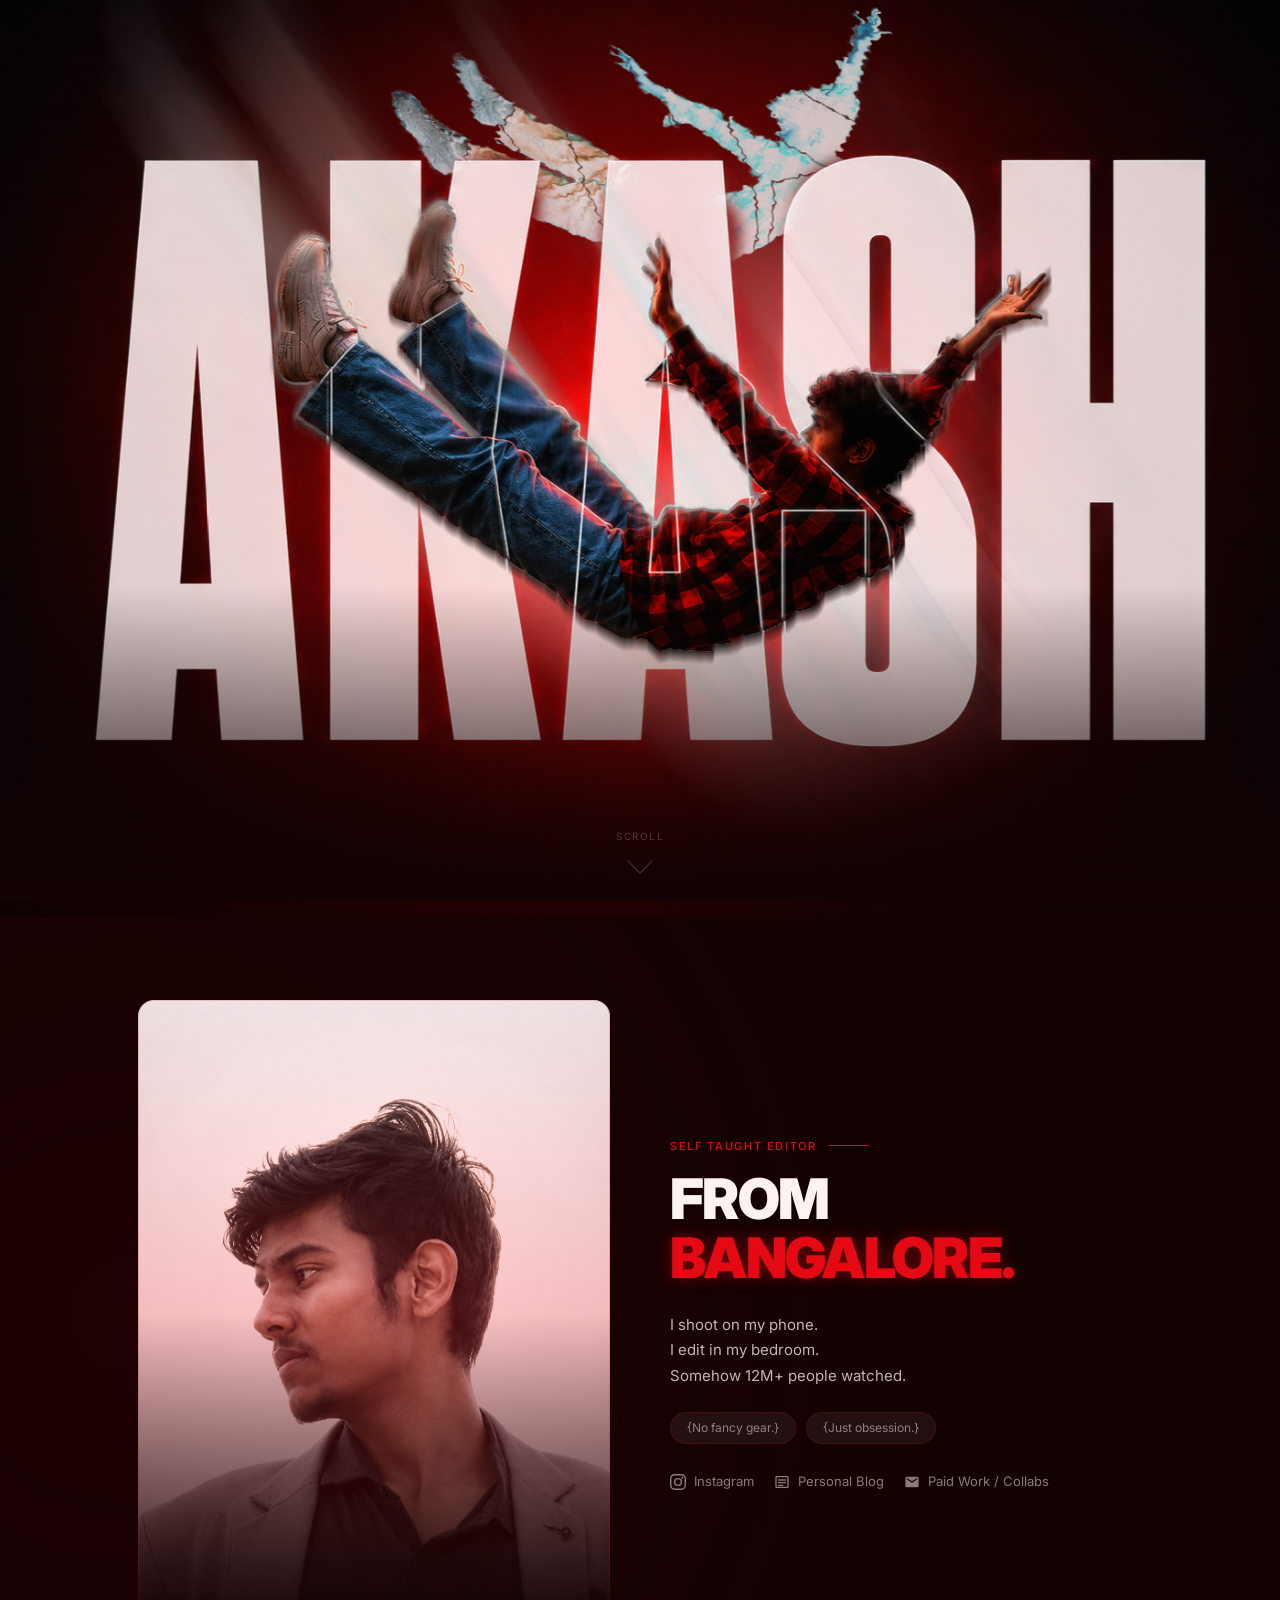
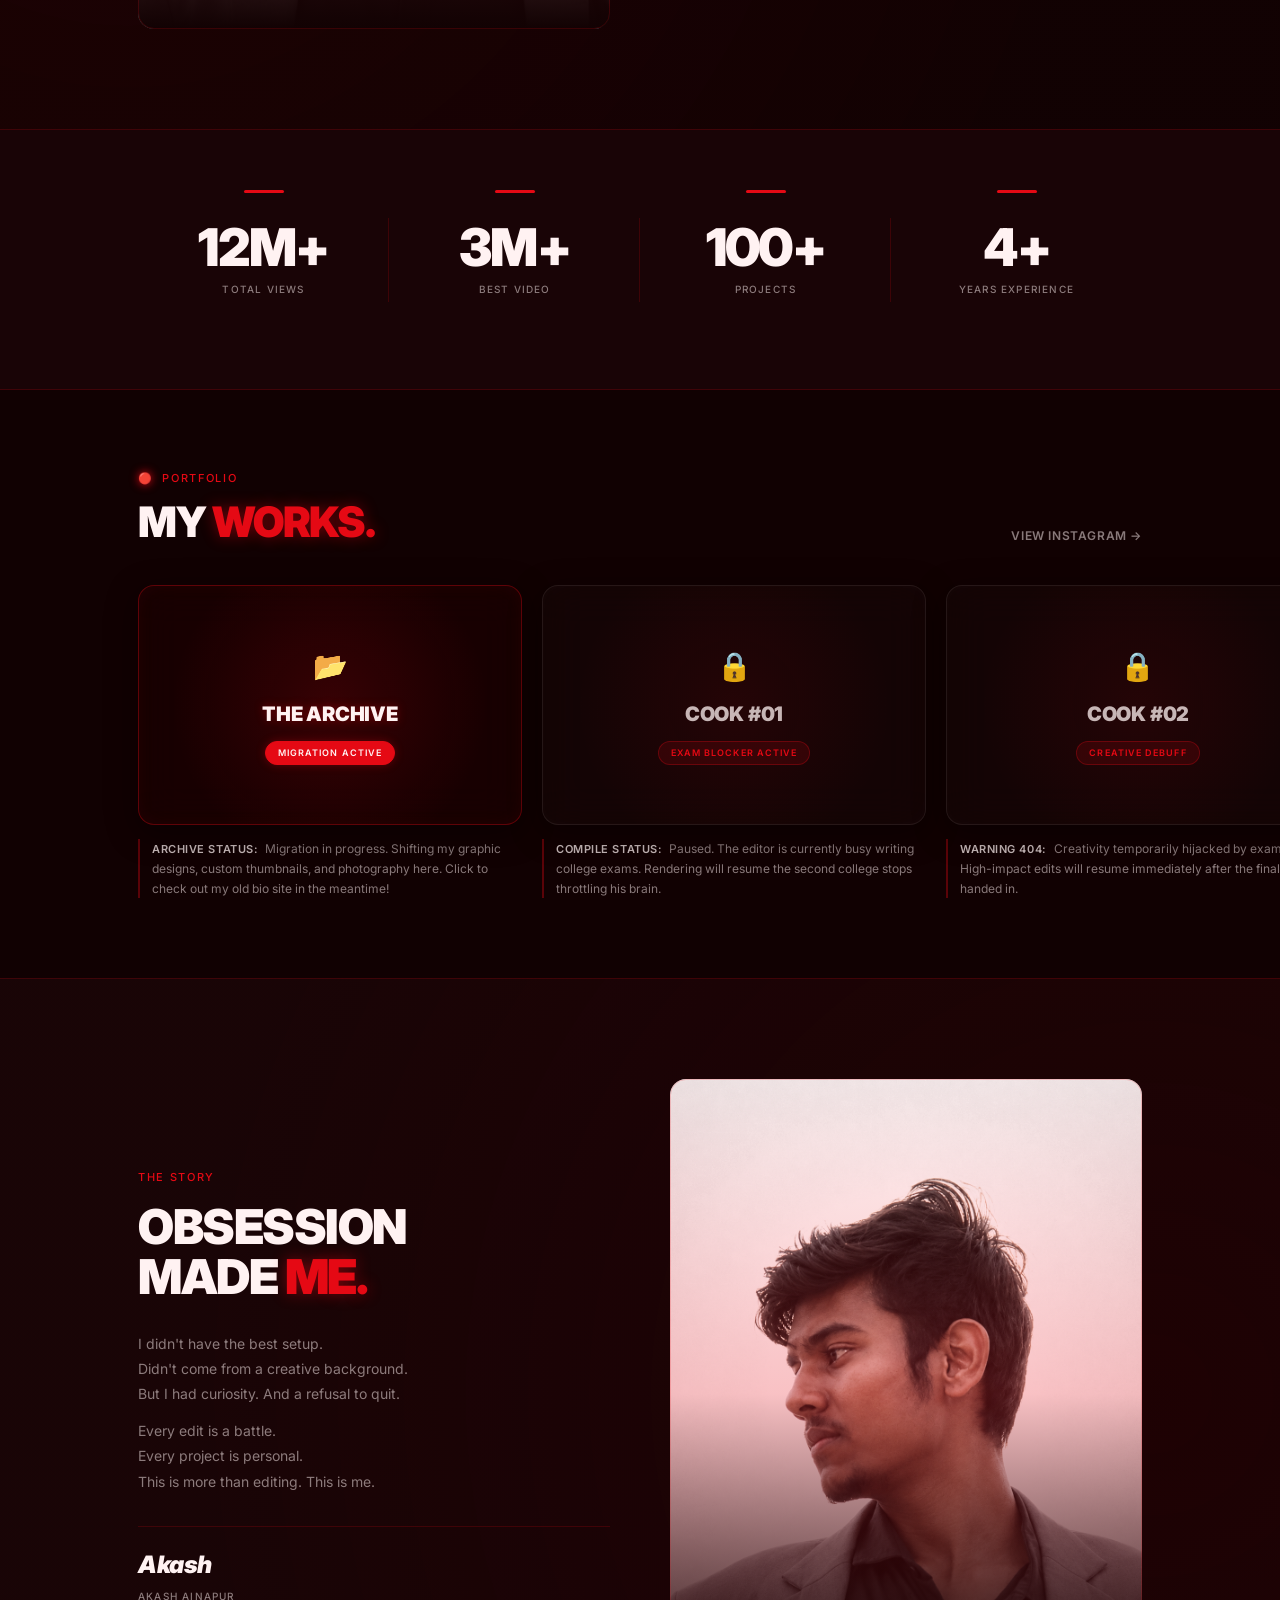
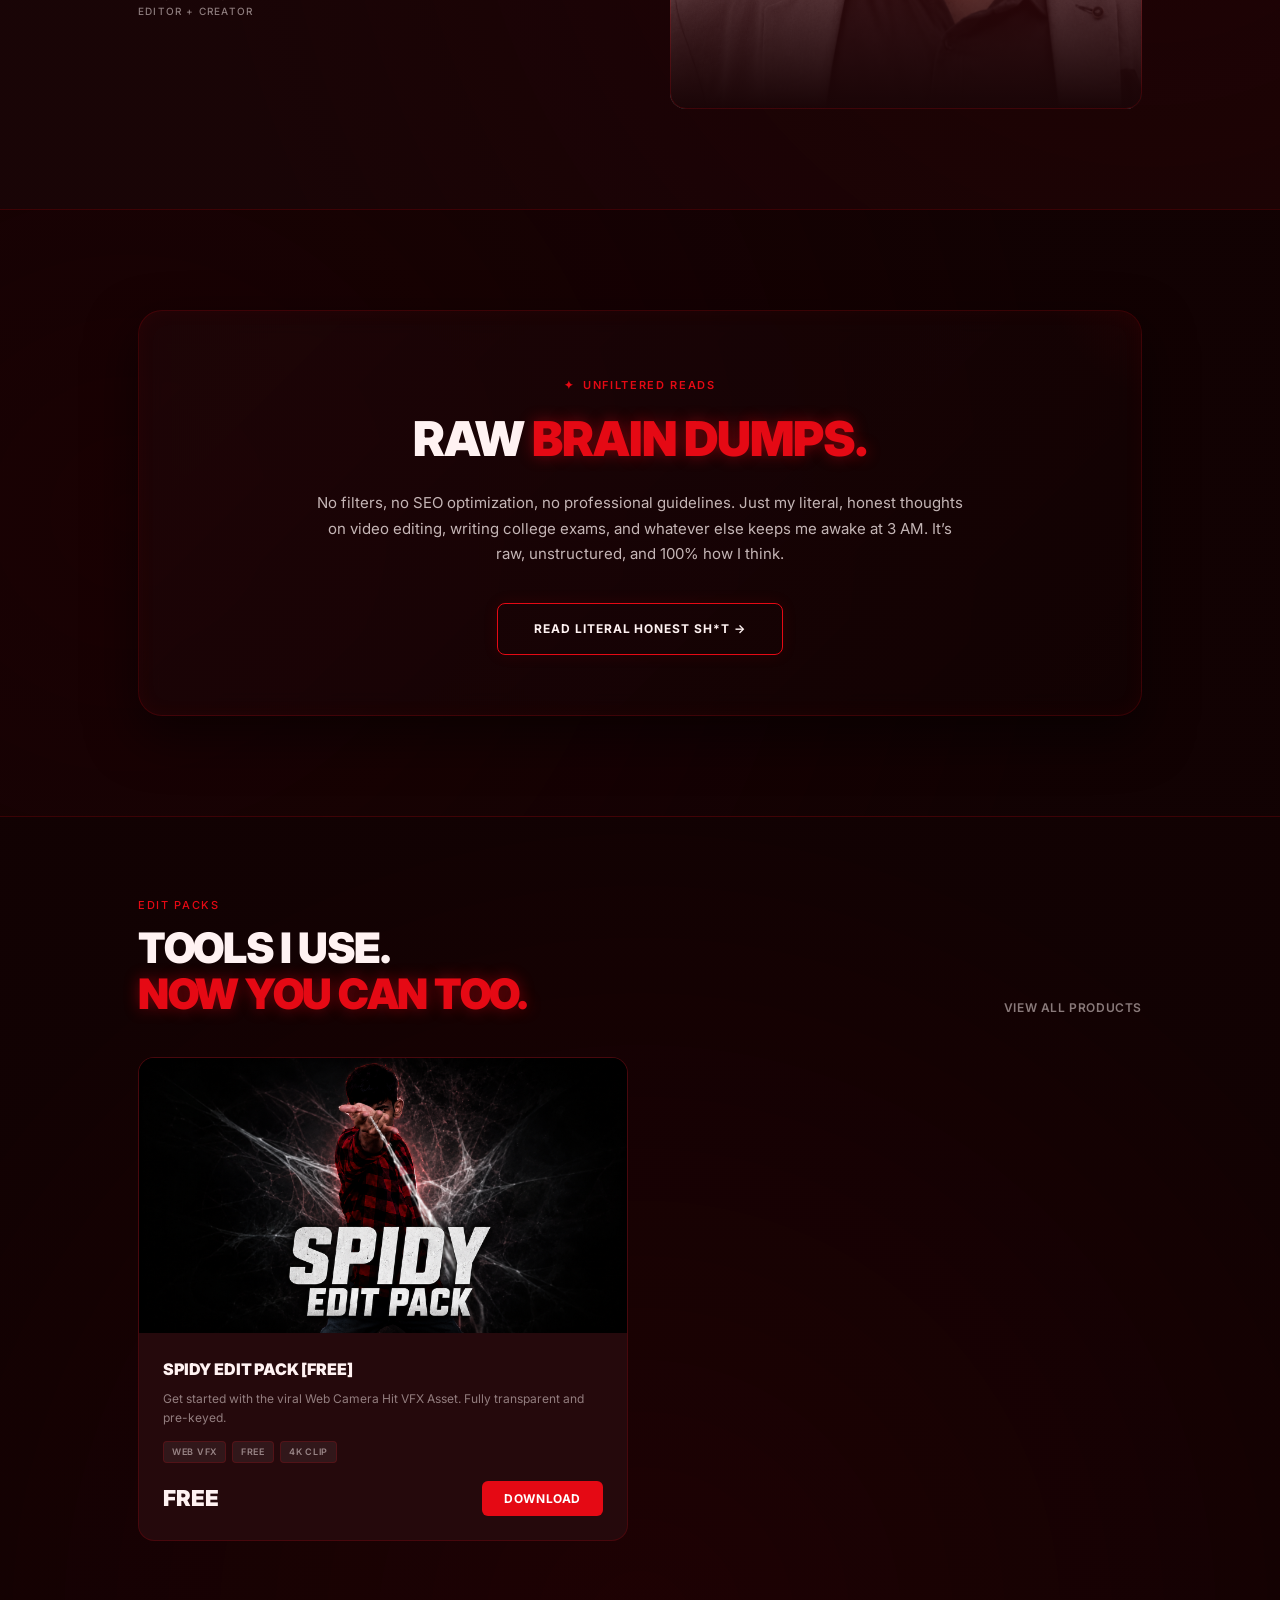
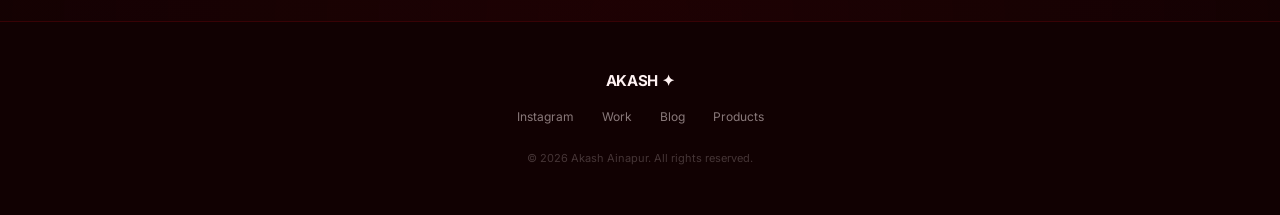
<file: index_v3_fixed.html>
<!DOCTYPE html>
<html lang="en">
<head>
  <meta charset="UTF-8">
  <meta name="viewport" content="width=device-width, initial-scale=1.0">
  <title>Akash — Editor & VFX Creator from Bangalore</title>
  <meta name="description" content="Self-taught video editor and VFX creator from Bangalore. 12M+ views. Get the Spidy Edit Pack and Raven Edit Pack.">
  <meta property="og:title" content="Akash — Editor & VFX Creator">
  <meta property="og:description" content="Get the assets behind the viral reels. VFX clips, SFX, and Prompt Guides.">
  <meta property="og:type" content="website">
  <meta property="og:image" content="assets/spidy-pack-hero.png">
  <link rel="preconnect" href="https://fonts.googleapis.com">
  <link rel="preconnect" href="https://fonts.gstatic.com" crossorigin>
  <link href="https://fonts.googleapis.com/css2?family=Inter:wght@400;500;700;900&family=Bebas+Neue&display=swap" rel="stylesheet">
  <link rel="stylesheet" href="style.css">
  <link rel="icon" href="data:image/svg+xml,<svg xmlns=%22http://www.w3.org/2000/svg%22 viewBox=%220 0 100 100%22><text y=%22.9em%22 font-size=%2290%22>✦</text></svg>">
</head>
<body>

  <!-- Page Loader -->
  <div class="page-loader" id="pageLoader">
    <div class="page-loader__text">AKASH</div>
  </div>

  <!-- ===== HERO ===== -->
  <section class="hero" id="hero">
    <div class="hero__bg"></div>
    <div class="hero__grain"></div>
    <div class="hero__overlay"></div>
    <div class="hero__mobile"></div>
    <div class="hero__scroll">
      <span>Scroll</span>
      <div class="hero__scroll-arrow"></div>
    </div>
  </section>

  <!-- ===== INTRO ===== -->
  <section class="intro" id="about">
    <div class="container">
      <div class="intro__inner reveal">
        <div class="intro__photo">
          <img src="assets/headshot.png" alt="Akash Ainapur" loading="lazy">
        </div>
        <div class="intro__content">
          <div class="intro__label">SELF TAUGHT EDITOR</div>
          <h1 class="intro__heading">FROM<br><span class="red">BANGALORE.</span></h1>
          <p class="intro__bio">I shoot on my phone.<br>I edit in my bedroom.<br>Somehow 12M+ people watched.</p>
          <div class="intro__tags">
            <span class="intro__tag">{No fancy gear.}</span>
            <span class="intro__tag">{Just obsession.}</span>
          </div>
          <div class="intro__socials">
            <a href="https://instagram.com/theakashainapur" target="_blank" rel="noopener" class="intro__social" id="introInsta">
              <svg viewBox="0 0 24 24" fill="currentColor"><path d="M12 2.163c3.204 0 3.584.012 4.85.07 3.252.148 4.771 1.691 4.919 4.919.058 1.265.069 1.645.069 4.849 0 3.205-.012 3.584-.069 4.849-.149 3.225-1.664 4.771-4.919 4.919-1.266.058-1.644.07-4.85.07-3.204 0-3.584-.012-4.849-.07-3.26-.149-4.771-1.699-4.919-4.92-.058-1.265-.07-1.644-.07-4.849 0-3.204.013-3.583.07-4.849.149-3.227 1.664-4.771 4.919-4.919 1.266-.057 1.645-.069 4.849-.069zM12 0C8.741 0 8.333.014 7.053.072 2.695.272.273 2.69.073 7.052.014 8.333 0 8.741 0 12c0 3.259.014 3.668.072 4.948.2 4.358 2.618 6.78 6.98 6.98C8.333 23.986 8.741 24 12 24c3.259 0 3.668-.014 4.948-.072 4.354-.2 6.782-2.618 6.979-6.98.059-1.28.073-1.689.073-4.948 0-3.259-.014-3.667-.072-4.947-.196-4.354-2.617-6.78-6.979-6.98C15.668.014 15.259 0 12 0zm0 5.838a6.162 6.162 0 100 12.324 6.162 6.162 0 000-12.324zM12 16a4 4 0 110-8 4 4 0 010 8zm6.406-11.845a1.44 1.44 0 100 2.881 1.44 1.44 0 000-2.881z"/></svg>
              Instagram
            </a>
            <a href="https://akashainapur.blogspot.com/" target="_blank" rel="noopener" class="intro__social" id="introBlog">
              <svg viewBox="0 0 24 24" fill="currentColor"><path d="M4 3h16c1.1 0 2 .9 2 2v14c0 1.1-.9 2-2 2H4c-1.1 0-2-.9-2-2V5c0-1.1.9-2 2-2zm0 2v14h16V5H4zm2 3h12v2H6V8zm0 4h12v2H6v-2zm0 4h8v2H6v-2z"/></svg>
              Personal Blog
            </a>
            <a href="mailto:akashainapur4548@gmail.com" class="intro__social" id="introEmail">
              <svg viewBox="0 0 24 24" fill="currentColor"><path d="M20 4H4c-1.1 0-1.99.9-1.99 2L2 18c0 1.1.9 2 2 2h16c1.1 0 2-.9 2-2V6c0-1.1-.9-2-2-2zm0 4l-8 5-8-5V6l8 5 8-5v2z"/></svg>
              Paid Work / Collabs
            </a>
          </div>
        </div>
      </div>
    </div>
  </section>

  <!-- ===== STATS ===== -->
  <section class="stats" id="stats">
    <div class="container">
      <div class="stats__grid reveal">
        <div class="stat">
          <div class="stat__number">12M+</div>
          <div class="stat__label">Total Views</div>
        </div>
        <div class="stat">
          <div class="stat__number">3M+</div>
          <div class="stat__label">Best Video</div>
        </div>
        <div class="stat">
          <div class="stat__number">100+</div>
          <div class="stat__label">Projects</div>
        </div>
        <div class="stat">
          <div class="stat__number">4+</div>
          <div class="stat__label">Years Experience</div>
        </div>
      </div>
    </div>
  </section>

  <!-- ===== PORTFOLIO / RECENT WORK ===== -->
  <section class="work" id="work">
    <div class="container">
      <div class="work__header reveal">
        <div>
          <div class="work__label"><span class="work-pulse-dot">🔴</span> PORTFOLIO</div>
          <h2 class="work__heading">MY <span class="red">WORKS.</span></h2>
        </div>
        <a href="https://instagram.com/theakashainapur" target="_blank" rel="noopener" class="work__link" id="workLink">VIEW INSTAGRAM →</a>
      </div>
      
      <!-- Blurred / Locked Portfolio Cards -->
      <div class="work__grid">
        <!-- Card 1 Wrapper (Active Archive Link - The Bio Site) -->
        <a href="https://bio.site/akashainapur" target="_blank" rel="noopener" class="work__grid-item reveal" id="workCard1" style="display: block; text-decoration: none;">
          <div class="work-card work-card--archive">
            <div class="work-card__locked-content">
              <div class="work-card__locked-icon">📂</div>
              <div class="work-card__locked-title">THE ARCHIVE</div>
              <div class="work-card__locked-status">MIGRATION ACTIVE</div>
            </div>
          </div>
          <p class="work-card__caption">
            <strong>Archive status:</strong> Migration in progress. Shifting my graphic designs, custom thumbnails, and photography here. Click to check out my old bio site in the meantime!
          </p>
        </a>

        <!-- Card 2 Wrapper (Cook #01) -->
        <div class="work__grid-item reveal" id="workCard2">
          <div class="work-card work-card--locked">
            <div class="work-card__locked-content">
              <div class="work-card__locked-icon">🔒</div>
              <div class="work-card__locked-title">COOK #01</div>
              <div class="work-card__locked-status">EXAM BLOCKER ACTIVE</div>
            </div>
          </div>
          <p class="work-card__caption">
            <strong>Compile status:</strong> Paused. The editor is currently busy writing college exams. Rendering will resume the second college stops throttling his brain.
          </p>
        </div>

        <!-- Card 3 Wrapper (Cook #02) -->
        <div class="work__grid-item reveal" id="workCard3">
          <div class="work-card work-card--locked">
            <div class="work-card__locked-content">
              <div class="work-card__locked-icon">🔒</div>
              <div class="work-card__locked-title">COOK #02</div>
              <div class="work-card__locked-status">CREATIVE DEBUFF</div>
            </div>
          </div>
          <p class="work-card__caption">
            <strong>Warning 404:</strong> Creativity temporarily hijacked by exam prep. High-impact edits will resume immediately after the final paper is handed in.
          </p>
        </div>
      </div>
    </div>
  </section>

  <!-- ===== STORY ===== -->
  <section class="story" id="story">
    <div class="container">
      <div class="story__inner reveal">
        <div class="story__content">
          <div class="story__label">The Story</div>
          <h2 class="story__heading">OBSESSION<br>MADE <span class="red">ME.</span></h2>
          <div class="story__bio">
            <p>I didn't have the best setup.<br>Didn't come from a creative background.<br>But I had curiosity. And a refusal to quit.</p>
            <p>Every edit is a battle.<br>Every project is personal.<br>This is more than editing. This is me.</p>
          </div>
          <div class="story__signature">
            <div class="story__sig-name">Akash</div>
            <div class="story__sig-title">AKASH AINAPUR<br>EDITOR + CREATOR</div>
          </div>
        </div>
        <div class="story__photo">
          <img src="assets/headshot.png" alt="Akash Ainapur" loading="lazy">
        </div>
      </div>
    </div>
  </section>

  <!-- ===== THE BLOG (RAW BRAIN DUMP) ===== -->
  <section class="blog" id="blog">
    <div class="container">
      <div class="blog__inner reveal">
        <div class="blog__content">
          <div class="blog__label"><span class="blog-terminal-cursor">✦</span> UNFILTERED READS</div>
          <h2 class="blog__heading">RAW <span class="red">BRAIN DUMPS.</span></h2>
          <p class="blog__desc">
            No filters, no SEO optimization, no professional guidelines. Just my literal, honest thoughts on video editing, writing college exams, and whatever else keeps me awake at 3 AM. It’s raw, unstructured, and 100% how I think.
          </p>
          <a href="https://akashainapur.blogspot.com/" target="_blank" rel="noopener" class="btn-blog" id="btnBlog">
            READ LITERAL HONEST SH*T →
          </a>
        </div>
      </div>
    </div>
  </section>

  <!-- ===== EDIT PACKS ===== -->
  <section class="packs" id="products">
    <div class="container">
      <div class="packs__header reveal">
        <div>
          <div class="packs__label">Edit Packs</div>
          <h2 class="packs__heading">TOOLS I USE.<br><span class="red">NOW YOU CAN TOO.</span></h2>
        </div>
        <a href="#products" class="packs__link" id="packsLink">VIEW ALL PRODUCTS</a>
      </div>
      <div class="packs__grid">
        <!-- Spidy Pack [Free] -->
        <div class="pack-card reveal" id="packSpidyFree">
          <div class="pack-card__img">
            <img src="assets/new%20for%20first%20one.png" alt="Spidy Edit Pack (Free)" loading="lazy">
          </div>
          <div class="pack-card__body">
            <div>
              <div class="pack-card__name">SPIDY EDIT PACK [FREE]</div>
              <p class="pack-card__desc">Get started with the viral Web Camera Hit VFX Asset. Fully transparent and pre-keyed.</p>
              <div class="pack-card__features">
                <span class="pack-card__feat">WEB VFX</span>
                <span class="pack-card__feat">FREE</span>
                <span class="pack-card__feat">4K CLIP</span>
              </div>
            </div>
            <div class="pack-card__footer">
              <div class="pack-card__price">FREE</div>
              <button class="btn-buy" id="btnBuySpidy" onclick="openModal()">DOWNLOAD</button>
            </div>
          </div>
        </div>

        <!-- Spidy Pack [Paid] -->
        <div class="pack-card reveal" id="packSpidyPaid">
          <div class="pack-card__img">
            <img src="assets/fullpackthumbnail.png" alt="Spidy Edit Pack (Paid)" loading="lazy">
          </div>
          <div class="pack-card__body">
            <div>
              <div class="pack-card__name">SPIDY EDIT PACK [FULL]</div>
              <p class="pack-card__desc">The complete premium editing toolkit. Includes all VFX overlays, 3D assets, high-impact SFX, and Premiere project templates.</p>
              <div class="pack-card__features">
                <span class="pack-card__feat">VFX CLIPS</span>
                <span class="pack-card__feat">OVERLAYS</span>
                <span class="pack-card__feat">SFX</span>
                <span class="pack-card__feat">PROJECT FILES</span>
              </div>
            </div>
            <div class="pack-card__footer">
              <div class="pack-card__price"><span>₹</span>99</div>
              <button class="btn-buy" id="btnBuySpidyPaid" onclick="handleBuyNow()">BUY NOW</button>
            </div>
          </div>
        </div>
      </div>
    </div>
  </section>

  <!-- ===== FOOTER ===== -->
  <footer class="footer" id="footer">
    <div class="footer__logo">AKASH ✦</div>
    <nav class="footer__links">
      <a href="https://instagram.com/theakashainapur" target="_blank" rel="noopener" class="footer__link" id="footerInsta">Instagram</a>
      <a href="#work" class="footer__link" id="footerWork">Work</a>
      <a href="#blog" class="footer__link" id="footerBlog">Blog</a>
      <a href="#products" class="footer__link" id="footerProducts">Products</a>
    </nav>
    <div class="footer__copy">© 2026 Akash Ainapur. All rights reserved.</div>
  </footer>

  <!-- ===== POPUP MODAL (FREE SPIDY EDIT PACK) ===== -->
  <div class="modal-overlay" id="emailModal">
    <div class="modal" role="dialog" aria-labelledby="modalTitle" style="max-width: 480px;">
      <button class="modal__close" onclick="closeModal()" aria-label="Close" id="modalCloseBtn">✕</button>
      <div id="modalForm" style="text-align: center;">
        <div class="modal__pack-img" style="margin-bottom: 20px; border-radius: 12px; overflow: hidden; border: 1px solid var(--border);">
          <img src="assets/new%20for%20first%20one.png" alt="Spidy Edit Pack" style="width: 100%; height: auto; display: block;">
        </div>
        <div class="modal__icon" style="margin: 0 auto 15px auto;">🎁</div>
        <h3 class="modal__title" id="modalTitle" style="font-family: var(--font-body); font-weight: 900; letter-spacing: -0.01em;">SPIDY EDIT PACK <span class="red" style="font-size: 14px; vertical-align: middle; margin-left: 5px;">[FREE]</span></h3>
        <p class="modal__desc" style="font-size: 13px; margin-bottom: 24px; color: var(--white-70); line-height: 1.6;">
          Includes the viral Web Camera Hit VFX Asset! Ready to drop directly into your editing timeline.
          <span style="display: block; font-size: 10px; margin-top: 10px; color: var(--white-45); line-height: 1.4;">
            Looking for the full paid Spidy pack? <a href="#products" onclick="closeModal(); setTimeout(() => { document.getElementById('products').scrollIntoView({behavior: 'smooth'}) }, 400); return false;" style="color: var(--accent); text-decoration: underline; font-weight: 600;">Click here to check it out!</a>
          </span>
        </p>
        
        <a href="https://drive.google.com/file/d/1EyJZgwmhpTCmmHWs0NNJHB5oK29v-4q8/view?usp=drivesdk" target="_blank" class="modal__submit" id="downloadSpidyBtn" onclick="triggerDownloadToast()" style="display: block; text-align: center; text-decoration: none; line-height: 1.4; padding: 14px; border-radius: 10px; font-weight: 700; font-family: var(--font-body);">
          ⬇ DOWNLOAD FREE PACK
        </a>
        <div style="font-size: 11px; color: var(--white-45); margin-top: 12px;">
          Download asset from Google Drive
        </div>
      </div>
    </div>
  </div>

  <!-- ===== POPUP MODAL (PAID SPIDY EDIT PACK WARNING) ===== -->
  <div class="modal-overlay" id="paidWarningModal">
    <div class="modal" role="dialog" aria-labelledby="warningModalTitle" style="max-width: 480px;">
      <button class="modal__close" onclick="closeWarningModal()" aria-label="Close" id="warningModalCloseBtn">✕</button>
      <div style="text-align: center;">
        <div class="modal__icon" style="margin: 0 auto 15px auto; background: rgba(229, 9, 20, 0.15); color: var(--accent);">🎁</div>
        <h3 class="modal__title" id="warningModalTitle" style="font-family: var(--font-body); font-weight: 900; letter-spacing: -0.01em; margin-bottom: 16px;">SPIDY EDIT PACK <span class="red" style="font-size: 14px; vertical-align: middle; margin-left: 5px;">[FULL]</span></h3>
        
        <!-- What's Included List -->
        <div style="text-align: left; background: rgba(255, 242, 242, 0.03); border: 1px solid rgba(255, 242, 242, 0.08); padding: 16px; border-radius: 12px; margin-bottom: 20px;">
          <div style="font-size: 11px; font-weight: 700; letter-spacing: 0.08em; text-transform: uppercase; color: var(--accent); margin-bottom: 12px;">What's Included:</div>
          <ul style="list-style: none; font-size: 13px; color: var(--white-70); display: flex; flex-direction: column; gap: 8px;">
            <li style="display: flex; align-items: flex-start; gap: 8px;">
              <span class="red" style="font-size: 14px;">✦</span>
              <span>Prompt guide for generating the viral Raven Transition</span>
            </li>
            <li style="display: flex; align-items: flex-start; gap: 8px;">
              <span class="red" style="font-size: 14px;">✦</span>
              <span>The full Web Pack (Premium VFX overlays &amp; 3D assets)</span>
            </li>
            <li style="display: flex; align-items: flex-start; gap: 8px;">
              <span class="red" style="font-size: 14px;">✦</span>
              <span>My raw video of the Raven Transition (for reference/practice)</span>
            </li>
          </ul>
        </div>
        
        <!-- Small, humble warning at the bottom -->
        <div style="text-align: left; font-size: 11.5px; color: var(--white-45); line-height: 1.6; margin-bottom: 24px; padding-left: 12px; border-left: 2px solid rgba(229, 9, 20, 0.3);">
          <strong>Hold on a sec...</strong> If you don't edit videos or don't know how to use keyframes, please don't waste your hard-earned money! There are <span class="red">absolutely no refunds</span> since this is an instant digital download.
        </div>
        
        <div style="display: flex; gap: 12px;">
          <button class="modal__submit" onclick="closeWarningModal()" style="flex: 1; padding: 14px; background: rgba(255, 242, 242, 0.06); color: var(--white); border: 1px solid var(--border); border-radius: 10px; font-family: var(--font-body); font-size: 13px; font-weight: 700; cursor: pointer; transition: all var(--t-fast); text-transform: uppercase;">
            Nevermind
          </button>
          <button class="modal__submit" onclick="proceedToCheckout()" style="flex: 1.3; padding: 14px; background: var(--accent); color: white; border: none; border-radius: 10px; font-family: var(--font-body); font-size: 13px; font-weight: 700; cursor: pointer; transition: all var(--t-fast); text-transform: uppercase; letter-spacing: 0.02em;">
            I Know My Sh*t, Buy
          </button>
        </div>
      </div>
    </div>
  </div>

  <!-- Toast -->
  <div class="toast" id="toast" role="alert" aria-live="polite">
    <span class="toast__icon">✓</span>
    <span class="toast__text">Done</span>
  </div>

  <script src="script.js"></script>
</body>
</html>
</file>
<file: style.css>
/* ==============================
   akash.in — Design System v2
   ============================== */
@import url('https://fonts.googleapis.com/css2?family=Inter:wght@400;500;700;900&family=Bebas+Neue&display=swap');

:root {
  --bg-primary: #120203; /* deep burgundy-black, more reddish than pitch black */
  --bg-section: #1a0507; /* rich dark wine-red */
  --bg-card: #25090c; /* rich dark red card background */
  --bg-card-hover: #320e12; /* card hover color */
  --accent: #E50914; /* extremely premium and punchy accent red */
  --accent-glow: rgba(229, 9, 20, 0.4);
  --accent-dim: rgba(229, 9, 20, 0.15);
  --white: #FFF2F2; /* warm white with subtle reddish tint */
  --white-70: rgba(255, 242, 242, 0.75);
  --white-45: rgba(255, 242, 242, 0.5);
  --white-20: rgba(255, 242, 242, 0.22);
  --white-10: rgba(255, 242, 242, 0.12);
  --white-05: rgba(255, 242, 242, 0.06);
  --border: rgba(229, 9, 20, 0.18); /* slightly stronger red border */
  --font-body: 'Inter', -apple-system, BlinkMacSystemFont, sans-serif;
  --font-display: 'Bebas Neue', sans-serif;
  --ease: cubic-bezier(0.16, 1, 0.3, 1);
  --t-fast: 0.2s cubic-bezier(0.16,1,0.3,1);
  --t-med: 0.4s cubic-bezier(0.16,1,0.3,1);
}

*, *::before, *::after { margin:0; padding:0; box-sizing:border-box; }
html { scroll-behavior: smooth; -webkit-font-smoothing: antialiased; background: var(--bg-primary); }
body { font-family: var(--font-body); background: transparent; color: var(--white); overflow-x: hidden; line-height: 1.5; }
a { text-decoration: none; color: inherit; }

::-webkit-scrollbar { width: 6px; }
::-webkit-scrollbar-track { background: var(--bg-primary); }
::-webkit-scrollbar-thumb { background: rgba(204,51,51,0.3); border-radius: 3px; }
::-webkit-scrollbar-thumb:hover { background: rgba(204,51,51,0.5); }

/* Animations */
@keyframes fadeInUp { from { opacity:0; transform:translateY(30px); } to { opacity:1; transform:translateY(0); } }
@keyframes fadeIn { from { opacity:0; } to { opacity:1; } }
@keyframes float { 0%,100% { transform:translateY(0); } 50% { transform:translateY(-8px); } }
@keyframes pulse-glow { 0%,100% { box-shadow:0 0 20px rgba(229,9,20,0.3); } 50% { box-shadow:0 0 40px rgba(229,9,20,0.6); } }
@keyframes grain { 0%,100%{background-position:0 0} 20%{background-position:-15% 5%} 40%{background-position:-5% 25%} 60%{background-position:15% 0} 80%{background-position:3% 35%} }

.reveal { opacity:0; transform:translateY(30px); transition: opacity 0.8s var(--ease), transform 0.8s var(--ease); }
.reveal.visible { opacity:1; transform:translateY(0); }

.red {
  color: var(--accent);
  text-shadow: 0 0 15px rgba(229, 9, 20, 0.45);
}

/* Utility */
.container { max-width: 1100px; margin: 0 auto; padding: 0 48px; }
@media(max-width:767px) { .container { padding: 0 24px; } }

/* ——— PAGE LOADER ——— */
.page-loader { position:fixed; inset:0; background:var(--bg-primary); z-index:9999; display:flex; align-items:center; justify-content:center; transition: opacity 0.6s ease, visibility 0.6s ease; }
.page-loader.hidden { opacity:0; visibility:hidden; pointer-events:none; }
.page-loader__text { font-family:var(--font-display); font-size:48px; color:var(--accent); letter-spacing:0.15em; animation:fadeIn 0.5s ease; }

/* ——— HERO ——— */
.hero { position:relative; width:100%; height:100vh; min-height:600px; overflow:hidden; }
.hero__bg { position:fixed; inset:0; background-image:url('assets/final.jpg'); background-size:cover; background-position:center top; background-repeat:no-repeat; z-index:-1; pointer-events:none; }
.hero__grain { position:absolute; inset:0; z-index:2; opacity:0.03; pointer-events:none; background-image:url("data:image/svg+xml,%3Csvg viewBox='0 0 256 256' xmlns='http://www.w3.org/2000/svg'%3E%3Cfilter id='n'%3E%3CfeTurbulence type='fractalNoise' baseFrequency='0.9' numOctaves='4' stitchTiles='stitch'/%3E%3C/filter%3E%3Crect width='100%25' height='100%25' filter='url(%23n)'/%3E%3C/svg%3E"); background-size:200px; animation:grain 8s steps(10) infinite; }
.hero__overlay { position:absolute; inset:0; background:linear-gradient(180deg, transparent 65%, var(--bg-primary) 100%); z-index:3; pointer-events:none; }
.hero__mobile { display:none; position:fixed; inset:0; z-index:-1; background-image:url('assets/mobile final.jpg'); background-size:cover; background-position:center top; pointer-events:none; }
.hero__scroll { position:absolute; bottom:30px; left:50%; transform:translateX(-50%); z-index:10; display:flex; flex-direction:column; align-items:center; gap:8px; animation:float 2.5s ease-in-out infinite; }
.hero__scroll span { font-size:10px; letter-spacing:0.15em; text-transform:uppercase; color:var(--white-20); }
.hero__scroll-arrow { width:18px; height:18px; border-right:1.5px solid var(--white-20); border-bottom:1.5px solid var(--white-20); transform:rotate(45deg); }

/* ——— INTRO ——— */
.intro { background: radial-gradient(circle at 10% 50%, rgba(229, 9, 20, 0.06) 0%, rgba(18, 2, 3, 0.93) 80%); padding:100px 0; position:relative; overflow:hidden; }
.intro__inner { display:grid; grid-template-columns:1fr 1fr; gap:60px; align-items:center; }
.intro__photo { position:relative; border-radius:16px; overflow:hidden; aspect-ratio:3/4; background:var(--bg-primary); }
.intro__photo img { width:100%; height:100%; object-fit:cover; transition:transform var(--t-med); filter: grayscale(0.2) contrast(1.05); }
.intro__photo:hover img { transform:scale(1.03); }
.intro__photo::before { content:''; position:absolute; inset:0; background:linear-gradient(to top, var(--bg-primary) 0%, rgba(229, 9, 20, 0.25) 50%, rgba(229, 9, 20, 0.05) 100%); z-index:2; pointer-events:none; }
.intro__photo::after { content:''; position:absolute; inset:0; border-radius:16px; border:1px solid var(--border); z-index:3; pointer-events:none; }
.intro__label { font-size:11px; font-weight:500; letter-spacing:0.15em; text-transform:uppercase; color:var(--accent); margin-bottom:16px; display:flex; align-items:center; gap:12px; }
.intro__label::after { content:''; width:40px; height:1px; background:var(--accent); }
.intro__heading { font-family:var(--font-body); font-size:clamp(36px,5vw,56px); font-weight:900; line-height:1.05; letter-spacing:-0.03em; margin-bottom:24px; }

.intro__bio { font-size:15px; color:var(--white-70); line-height:1.7; margin-bottom:24px; max-width:400px; }
.intro__tags { display:flex; gap:10px; margin-bottom:28px; flex-wrap:wrap; }
.intro__tag { font-size:12px; color:var(--white-45); padding:6px 16px; border:1px solid var(--border); border-radius:100px; background:var(--white-05); }
.intro__socials { display:flex; gap:20px; }
.intro__social { display:flex; align-items:center; gap:8px; font-size:13px; color:var(--white-45); transition:color var(--t-fast); }
.intro__social:hover { color:var(--accent); }
.intro__social svg { width:16px; height:16px; }

/* ——— STATS ——— */
.stats { background: rgba(26, 5, 7, 0.93); padding:60px 0; border-top:1px solid var(--border); border-bottom:1px solid var(--border); }
.stats__grid { display:grid; grid-template-columns:repeat(4,1fr); gap:0; }
.stat { text-align:center; padding:32px 20px; position:relative; }
.stat::before { content:''; position:absolute; top:0; left:50%; transform:translateX(-50%); width:40px; height:3px; background:var(--accent); border-radius:2px; }
.stat:not(:last-child)::after { content:''; position:absolute; right:0; top:20%; height:60%; width:1px; background:var(--border); }
.stat__number { font-size:clamp(36px,5vw,52px); font-weight:900; color:var(--white); letter-spacing:-0.03em; line-height:1; margin-bottom:8px; }
.stat__label { font-size:10px; font-weight:500; letter-spacing:0.12em; text-transform:uppercase; color:var(--white-45); }

/* ——— FEATURED WORK ——— */
.work { background: rgba(18, 2, 3, 0.93); padding:80px 0; }
.work__header { display:flex; align-items:flex-end; justify-content:space-between; margin-bottom:40px; }
.work__label { font-size:11px; font-weight:500; letter-spacing:0.15em; text-transform:uppercase; color:var(--accent); margin-bottom:12px; }
.work__heading { font-family:var(--font-body); font-size:clamp(28px,4vw,42px); font-weight:900; line-height:1.1; letter-spacing:-0.03em; }
.work__link { font-size:12px; font-weight:600; color:var(--white-45); letter-spacing:0.05em; text-transform:uppercase; transition:color var(--t-fast); white-space:nowrap; }
.work__link:hover { color:var(--accent); }
.work__grid { display:grid; grid-template-columns:repeat(3, 1fr); gap:20px; }
@media(max-width:1024px) { .work__grid { grid-template-columns:1fr 1fr; } }
@media(max-width:767px) { .work__grid { grid-template-columns:1fr; } }

/* Pulse Indicator for WIP */
.work-pulse-dot {
  display: inline-block;
  color: var(--accent);
  margin-right: 4px;
  animation: pulse-recording 1.2s infinite ease-in-out;
  text-shadow: 0 0 10px var(--accent);
}
@keyframes pulse-recording {
  0%, 100% { opacity: 0.3; transform: scale(0.9); }
  50% { opacity: 1; transform: scale(1.15); }
}

/* Locked Work Card Styles */
.work-card--locked {
  background: rgba(255, 255, 255, 0.015) !important;
  border: 1px solid rgba(255, 242, 242, 0.08) !important;
  display: flex;
  align-items: center;
  justify-content: center;
  text-align: center;
  padding: 40px 20px;
  cursor: not-allowed;
  backdrop-filter: blur(20px);
  -webkit-backdrop-filter: blur(20px);
  height: 240px; /* fixed height for locked cards */
  position: relative;
  overflow: hidden;
  border-radius: 16px;
  box-shadow: inset 0 0 12px rgba(255, 255, 255, 0.02), 0 8px 32px rgba(0, 0, 0, 0.4);
  transition: all var(--t-fast);
}
.work-card--locked::before {
  content: '';
  position: absolute;
  inset: 0;
  background: radial-gradient(circle at center, rgba(229, 9, 20, 0.08) 0%, transparent 70%);
  pointer-events: none;
}
.work-card--locked:hover {
  background: rgba(229, 9, 20, 0.04) !important;
  border-color: rgba(229, 9, 20, 0.35) !important;
  transform: translateY(-4px) !important;
  box-shadow: inset 0 0 12px rgba(229, 9, 20, 0.04), 0 12px 40px rgba(229, 9, 20, 0.15) !important;
}

/* Archive Card Styles */
.work-card--archive {
  background: rgba(229, 9, 20, 0.03) !important;
  border: 1px solid rgba(229, 9, 20, 0.35) !important;
  display: flex;
  align-items: center;
  justify-content: center;
  text-align: center;
  padding: 40px 20px;
  cursor: pointer;
  backdrop-filter: blur(20px);
  -webkit-backdrop-filter: blur(20px);
  height: 240px;
  position: relative;
  overflow: hidden;
  border-radius: 16px;
  box-shadow: inset 0 0 15px rgba(229, 9, 20, 0.05), 0 8px 32px rgba(0, 0, 0, 0.4);
  transition: all var(--t-fast);
}
.work-card--archive::before {
  content: '';
  position: absolute;
  inset: 0;
  background: radial-gradient(circle at center, rgba(229, 9, 20, 0.15) 0%, transparent 70%);
  pointer-events: none;
}
.work-card--archive:hover {
  background: rgba(229, 9, 20, 0.08) !important;
  border-color: rgba(229, 9, 20, 0.6) !important;
  transform: translateY(-4px) !important;
  box-shadow: inset 0 0 20px rgba(229, 9, 20, 0.08), 0 15px 45px rgba(229, 9, 20, 0.25) !important;
}
.work-card--archive .work-card__locked-title {
  color: var(--white);
  text-shadow: 0 0 10px rgba(229, 9, 20, 0.4);
}
.work-card--archive .work-card__locked-status {
  color: var(--white);
  background: var(--accent);
  border: 1px solid var(--accent);
  box-shadow: 0 0 10px rgba(229, 9, 20, 0.3);
}
.work-card__locked-content {
  display: flex;
  flex-direction: column;
  align-items: center;
  gap: 12px;
  z-index: 2;
}
.work-card__locked-icon {
  font-size: 28px;
  animation: lock-wiggle 3s infinite ease-in-out;
}
@keyframes lock-wiggle {
  0%, 100% { transform: rotate(0deg); }
  10%, 30% { transform: rotate(-8deg); }
  20%, 40% { transform: rotate(8deg); }
  50% { transform: rotate(0deg); }
}
.work-card__locked-title {
  font-family: var(--font-body);
  font-size: 20px;
  font-weight: 900;
  color: var(--white-70);
  letter-spacing: -0.01em;
}
.work-card__locked-status {
  font-size: 9px;
  font-weight: 600;
  letter-spacing: 0.12em;
  text-transform: uppercase;
  color: var(--accent);
  background: rgba(229, 9, 20, 0.12);
  border: 1px solid rgba(229, 9, 20, 0.3);
  padding: 4px 12px;
  border-radius: 100px;
}

/* Captions under blurred cards */
.work-card__caption {
  font-size: 12px;
  line-height: 1.65;
  color: var(--white-45);
  margin-top: 14px;
  padding-left: 12px;
  border-left: 2px solid rgba(229, 9, 20, 0.35);
  text-align: left;
  transition: color var(--t-fast);
}
.work__grid-item:hover .work-card__caption {
  color: var(--white-70);
}
.work-card__caption strong {
  color: var(--white-70);
  font-weight: 600;
  text-transform: uppercase;
  font-size: 11px;
  letter-spacing: 0.05em;
  margin-right: 4px;
}

.work-card { position:relative; border-radius:16px; overflow:hidden; aspect-ratio:16/10; cursor:pointer; transition:transform var(--t-fast), box-shadow var(--t-fast); }
.work-card:hover { transform:scale(1.02); box-shadow:0 16px 48px rgba(0,0,0,0.5); }
.work-card__img { width:100%; height:100%; object-fit:cover; transition:transform var(--t-med); }
.work-card:hover .work-card__img { transform:scale(1.08); }
.work-card__overlay { position:absolute; inset:0; background:linear-gradient(180deg, rgba(0,0,0,0.1) 0%, rgba(0,0,0,0.75) 100%); z-index:2; display:flex; flex-direction:column; justify-content:flex-end; padding:28px; }
.work-card__title { font-family:var(--font-body); font-size:clamp(24px,3vw,36px); font-weight:900; color:var(--white); letter-spacing:-0.02em; line-height:1.1; text-shadow:0 2px 20px rgba(0,0,0,0.5); }

.work-card__play { position:absolute; top:50%; left:50%; transform:translate(-50%,-50%); width:56px; height:56px; background:rgba(255,255,255,0.1); backdrop-filter:blur(12px); -webkit-backdrop-filter:blur(12px); border-radius:50%; display:flex; align-items:center; justify-content:center; z-index:3; opacity:0; transition:opacity var(--t-fast); border:1px solid rgba(255,255,255,0.2); }
.work-card:hover .work-card__play { opacity:1; }
.work-card__play::after { content:''; width:0; height:0; border-left:16px solid white; border-top:10px solid transparent; border-bottom:10px solid transparent; margin-left:4px; }
.work-card__badge { position:absolute; bottom:28px; left:28px; z-index:3; display:flex; align-items:center; gap:6px; font-size:11px; font-weight:600; color:var(--white-70); background:rgba(0,0,0,0.5); backdrop-filter:blur(8px); padding:5px 12px; border-radius:100px; border:1px solid rgba(255,255,255,0.1); }
.work-card__badge svg { width:12px; height:12px; }

/* ——— STORY ——— */
.story { background: radial-gradient(circle at 90% 50%, rgba(229, 9, 20, 0.06) 0%, rgba(26, 5, 7, 0.93) 80%); padding:100px 0; border-top:1px solid var(--border); }
.story__inner { display:grid; grid-template-columns:1fr 1fr; gap:60px; align-items:center; }
.story__label { font-size:11px; font-weight:500; letter-spacing:0.15em; text-transform:uppercase; color:var(--accent); margin-bottom:16px; }
.story__heading { font-family:var(--font-body); font-size:clamp(32px,4.5vw,48px); font-weight:900; line-height:1.05; letter-spacing:-0.03em; margin-bottom:28px; }

.story__bio { font-size:14px; color:var(--white-45); line-height:1.8; margin-bottom:32px; }
.story__bio p { margin-bottom:12px; }
.story__signature { border-top:1px solid var(--border); padding-top:20px; }
.story__sig-name { font-family:var(--font-body); font-size:24px; font-weight:900; font-style:italic; color:var(--white); margin-bottom:6px; letter-spacing:-0.02em; }
.story__sig-title { font-size:10px; font-weight:500; letter-spacing:0.12em; text-transform:uppercase; color:var(--white-45); }
.story__photo { position:relative; border-radius:16px; overflow:hidden; aspect-ratio:3/4; background:var(--bg-section); }
.story__photo img { width:100%; height:100%; object-fit:cover; object-position:center top; transition:transform var(--t-med); filter: grayscale(0.2) contrast(1.05); }
.story__photo:hover img { transform:scale(1.03); }
.story__photo::before { content:''; position:absolute; inset:0; background:linear-gradient(to top, var(--bg-section) 0%, rgba(229, 9, 20, 0.25) 50%, rgba(229, 9, 20, 0.05) 100%); z-index:2; pointer-events:none; }
.story__photo::after { content:''; position:absolute; inset:0; border-radius:16px; border:1px solid var(--border); z-index:3; pointer-events:none; }

/* ——— PRODUCTS ——— */
.packs { background: radial-gradient(circle at 50% 100%, rgba(229, 9, 20, 0.06) 0%, rgba(18, 2, 3, 0.93) 80%); padding:80px 0; border-top:1px solid var(--border); }
.packs__header { display:flex; align-items:flex-end; justify-content:space-between; margin-bottom:40px; }
.packs__label { font-size:11px; font-weight:500; letter-spacing:0.15em; text-transform:uppercase; color:var(--accent); margin-bottom:12px; }
.packs__heading { font-family:var(--font-body); font-size:clamp(28px,4vw,42px); font-weight:900; line-height:1.1; letter-spacing:-0.03em; }
.packs__link { font-size:12px; font-weight:600; color:var(--white-45); letter-spacing:0.05em; text-transform:uppercase; transition:color var(--t-fast); white-space:nowrap; }
.packs__link:hover { color:var(--accent); }
.packs__grid { display:grid; grid-template-columns:1fr 1fr; gap:24px; }
@media(max-width:767px) { .packs__grid { grid-template-columns:1fr; } }

.pack-card { background:var(--bg-card); border:1px solid var(--border); border-radius:16px; overflow:hidden; display:flex; flex-direction:column; transition:transform var(--t-fast), box-shadow var(--t-fast); height: 100%; }
.pack-card:hover { transform:translateY(-4px); box-shadow:0 20px 50px rgba(0,0,0,0.4); }
.pack-card__img { width:100%; aspect-ratio:16/9; height: auto; overflow:hidden; background: var(--bg-primary); }
.pack-card__img img { width:100%; height:100%; object-fit:cover; transition:transform var(--t-med); }
.pack-card:hover .pack-card__img img { transform:scale(1.05); }
.pack-card__body { padding:24px; display:flex; flex-direction:column; justify-content:space-between; flex-grow: 1; }
.pack-card__name { font-size:16px; font-weight:900; color:var(--white); margin-bottom:8px; letter-spacing:-0.01em; }
.pack-card__desc { font-size:12px; color:var(--white-45); line-height:1.6; margin-bottom:14px; }
.pack-card__features { display:flex; flex-wrap:wrap; gap:6px; margin-bottom:18px; }
.pack-card__feat { font-size:9px; font-weight:600; letter-spacing:0.08em; text-transform:uppercase; color:var(--white-45); background:var(--white-05); border:1px solid var(--border); border-radius:4px; padding:3px 8px; }
.pack-card__footer { display:flex; align-items:center; justify-content:space-between; margin-top: auto; }
.pack-card__price { font-size:22px; font-weight:900; color:var(--white); }
.pack-card__price span { font-size:16px; color:var(--accent); }
.btn-buy { font-family:var(--font-body); font-size:12px; font-weight:700; padding:10px 22px; border-radius:6px; border:none; cursor:pointer; background:var(--accent); color:white; transition:all var(--t-fast); text-transform:uppercase; letter-spacing:0.05em; animation:pulse-glow 3s ease-in-out infinite; }
.btn-buy:hover { background:#e03a3a; transform:scale(1.05); }

/* ——— FOOTER ——— */
.footer { background: rgba(18, 2, 3, 0.95); padding:48px; text-align:center; border-top:1px solid var(--border); }
.footer__logo { font-size:15px; font-weight:700; color:var(--white); margin-bottom:16px; letter-spacing:-0.02em; }
.footer__links { display:flex; align-items:center; justify-content:center; gap:28px; margin-bottom:24px; }
.footer__link { font-size:12px; color:var(--white-45); transition:color var(--t-fast); }
.footer__link:hover { color:var(--accent); }
.footer__copy { font-size:11px; color:var(--white-20); }

/* ——— MODAL ——— */
.modal-overlay { position:fixed; inset:0; background:rgba(0,0,0,0.75); backdrop-filter:blur(8px); -webkit-backdrop-filter:blur(8px); z-index:1000; display:flex; align-items:center; justify-content:center; padding:20px; opacity:0; visibility:hidden; transition:opacity 0.3s ease, visibility 0.3s ease; }
.modal-overlay.active { opacity:1; visibility:visible; }
.modal { background:#1a0a0a; border:1px solid var(--border); border-radius:20px; padding:40px; max-width:420px; width:100%; position:relative; transform:scale(0.92) translateY(20px); transition:transform 0.35s var(--ease); box-shadow:0 32px 64px rgba(0,0,0,0.5); }
.modal-overlay.active .modal { transform:scale(1) translateY(0); }
.modal__close { position:absolute; top:16px; right:16px; width:32px; height:32px; border:none; background:var(--white-05); border-radius:8px; cursor:pointer; display:flex; align-items:center; justify-content:center; color:var(--white-45); font-size:16px; transition:all var(--t-fast); }
.modal__close:hover { background:var(--white-10); color:var(--white); }
.modal__icon { width:48px; height:48px; background:var(--accent-dim); border-radius:12px; display:flex; align-items:center; justify-content:center; margin-bottom:20px; font-size:22px; }
.modal__title { font-size:20px; font-weight:700; margin-bottom:8px; }
.modal__desc { font-size:13px; color:var(--white-45); line-height:1.6; margin-bottom:24px; }
.modal__input { width:100%; padding:14px 18px; background:var(--white-05); border:1px solid var(--border); border-radius:10px; color:var(--white); font-family:var(--font-body); font-size:14px; outline:none; transition:border-color var(--t-fast), box-shadow var(--t-fast); margin-bottom:16px; }
.modal__input::placeholder { color:var(--white-20); }
.modal__input:focus { border-color:var(--accent); box-shadow:0 0 0 3px rgba(204,51,51,0.15); }
.modal__submit { width:100%; padding:14px; background:var(--accent); color:white; border:none; border-radius:10px; font-family:var(--font-body); font-size:14px; font-weight:700; cursor:pointer; transition:all var(--t-fast); }
.modal__submit:hover { background:#e03a3a; transform:translateY(-1px); }
.modal__submit:disabled { opacity:0.5; cursor:not-allowed; transform:none; }
.modal__success { display:none; text-align:center; padding:20px 0; }
.modal__success.visible { display:block; animation:fadeInUp 0.4s var(--ease); }
.modal__success-icon { font-size:48px; margin-bottom:16px; }
.modal__success-title { font-size:18px; font-weight:700; margin-bottom:8px; }
.modal__success-desc { font-size:13px; color:var(--white-45); margin-bottom:24px; line-height:1.6; }
.modal__download-btn { display:inline-flex; align-items:center; gap:8px; padding:12px 28px; background:var(--white-05); border:1px solid var(--border); border-radius:10px; color:var(--white); font-family:var(--font-body); font-size:14px; font-weight:600; cursor:pointer; transition:all var(--t-fast); }
.modal__download-btn:hover { background:var(--white-10); }
.modal__upsell { margin-top:24px; font-size:12px; color:var(--white-45); }
.modal__upsell a { color:var(--accent); font-weight:600; }
.modal__upsell a:hover { text-decoration:underline; }

/* ——— THE BLOG ——— */
.blog { 
  background: radial-gradient(circle at 10% 50%, rgba(229, 9, 20, 0.04) 0%, rgba(18, 2, 3, 0.93) 80%); 
  padding: 100px 0; 
  border-top: 1px solid var(--border); 
}
.blog__inner {
  background: linear-gradient(135deg, rgba(37, 9, 12, 0.45) 0%, rgba(18, 2, 3, 0.8) 100%);
  border: 1px solid var(--border);
  border-radius: 24px;
  padding: 60px 48px;
  box-shadow: 0 20px 50px rgba(0,0,0,0.5), inset 0 0 20px rgba(229,9,20,0.05);
  position: relative;
  overflow: hidden;
  backdrop-filter: blur(12px);
  -webkit-backdrop-filter: blur(12px);
}
.blog__inner::before {
  content: '';
  position: absolute;
  top: -50%;
  right: -20%;
  width: 300px;
  height: 300px;
  background: radial-gradient(circle, rgba(229, 9, 20, 0.08) 0%, transparent 70%);
  z-index: 1;
  pointer-events: none;
}
.blog__content {
  position: relative;
  z-index: 2;
  max-width: 650px;
  margin: 0 auto;
  text-align: center;
}
.blog__label {
  font-size: 11px;
  font-weight: 600;
  letter-spacing: 0.15em;
  text-transform: uppercase;
  color: var(--accent);
  margin-bottom: 20px;
  display: inline-flex;
  align-items: center;
  gap: 8px;
}
.blog-terminal-cursor {
  animation: blink 1s infinite steps(2, start);
}
@keyframes blink {
  to { visibility: hidden; }
}
.blog__heading {
  font-family: var(--font-body);
  font-size: clamp(32px, 4.5vw, 48px);
  font-weight: 900;
  line-height: 1.1;
  letter-spacing: -0.02em;
  margin-bottom: 24px;
}
.blog__desc {
  font-size: 15px;
  line-height: 1.7;
  color: var(--white-70);
  margin-bottom: 36px;
}
.btn-blog {
  display: inline-block;
  font-family: var(--font-body);
  font-size: 12px;
  font-weight: 700;
  padding: 16px 36px;
  border-radius: 8px;
  border: 1px solid var(--accent);
  background: transparent;
  color: var(--white);
  cursor: pointer;
  transition: all var(--t-fast);
  text-transform: uppercase;
  letter-spacing: 0.08em;
  box-shadow: 0 0 15px rgba(229, 9, 20, 0.1);
}
.btn-blog:hover {
  background: var(--accent);
  color: white;
  transform: translateY(-2px);
  box-shadow: 0 8px 25px rgba(229, 9, 20, 0.35);
}

/* ——— TOAST ——— */
.toast { position:fixed; bottom:24px; right:24px; background:#1a0a0a; border:1px solid var(--border); border-radius:12px; padding:14px 20px; font-size:13px; color:var(--white); z-index:2000; transform:translateY(100px); opacity:0; transition:all 0.35s var(--ease); display:flex; align-items:center; gap:10px; box-shadow:0 8px 32px rgba(0,0,0,0.4); pointer-events:none; }
.toast.visible { transform:translateY(0); opacity:1; pointer-events:auto; }
.toast__icon { font-size:16px; flex-shrink:0; }

/* ——— RESPONSIVE ——— */
@media(max-width:767px) {
  .hero__bg { display:none; }
  .hero__grain { display:none; }
  .hero__mobile { display:block; }
  .container { padding: 0 24px; }
  .intro { padding:60px 0; }
  .intro__inner { grid-template-columns:1fr; gap:40px; }
  .intro__photo { max-width:320px; margin:0 auto; }
  .intro__content { max-width:320px; margin:0 auto; width: 100%; }
  .intro__socials { flex-direction: column; align-items: flex-start; gap: 14px; width: 100%; }
  .stats__grid { grid-template-columns:1fr 1fr; }
  .stat:not(:last-child)::after { display:none; }
  .stat::before { width:30px; }
  .work { padding:60px 0; }
  .work__header { flex-direction:column; align-items:flex-start; gap:16px; }
  .work__grid { grid-template-columns:1fr; }
  .work-card--locked, .work-card--archive { height: auto; width: 100%; aspect-ratio: 16/10; }
  .story { padding:60px 0; }
  .story__inner { grid-template-columns:1fr; gap:40px; }
  .story__photo { max-width:320px; margin:0 auto; order:-1; }
  .story__content { max-width:320px; margin:0 auto; width: 100%; }
  .blog { padding:60px 0; }
  .blog__inner { padding:40px 24px; }
  .story__photo { max-width:320px; margin:0 auto; order:-1; }
  .packs { padding:60px 0; }
  .packs__header { flex-direction:column; align-items:flex-start; gap:16px; }
  .packs__grid { grid-template-columns:1fr; }
  .footer { padding:32px 20px; }
  .footer__links { gap: 16px 24px; flex-wrap: wrap; }
  .modal { padding:28px; margin:16px; border-radius:16px; }
  .toast { left:16px; right:16px; bottom:16px; }
}

@media(max-width:480px) {
  .stats__grid { grid-template-columns:1fr 1fr; gap:0; }
}

@media(min-width:768px) and (max-width:1024px) {
  .intro__inner { gap:40px; }
  .story__inner { gap:40px; }
}

/* ——— FILM WORK CARD ——— */
.work-card--film {
  position: relative;
  border-radius: 16px;
  overflow: hidden;
  height: 240px;
  cursor: pointer;
  transition: transform var(--t-fast), box-shadow var(--t-fast);
  border: 1px solid var(--border);
}
.work-card--film:hover {
  transform: translateY(-4px);
  box-shadow: 0 16px 48px rgba(229, 9, 20, 0.2);
  border-color: rgba(229, 9, 20, 0.4);
}
.work-card__film-thumb {
  width: 100%;
  height: 100%;
  object-fit: cover;
  display: block;
  transition: transform var(--t-med), filter var(--t-med);
}
.work-card--film:hover .work-card__film-thumb {
  transform: scale(1.06);
  filter: brightness(0.6);
}
.work-card__film-overlay {
  position: absolute;
  inset: 0;
  background: linear-gradient(180deg, rgba(0,0,0,0.1) 0%, rgba(0,0,0,0.72) 100%);
  display: flex;
  flex-direction: column;
  align-items: center;
  justify-content: center;
  gap: 12px;
  transition: background var(--t-fast);
}
.work-card--film:hover .work-card__film-overlay {
  background: linear-gradient(180deg, rgba(0,0,0,0.15) 0%, rgba(18,2,3,0.88) 100%);
}
.work-card__play-btn {
  width: 60px;
  height: 60px;
  border-radius: 50%;
  background: rgba(229, 9, 20, 0.2);
  border: 2px solid rgba(229, 9, 20, 0.6);
  display: flex;
  align-items: center;
  justify-content: center;
  color: white;
  transition: all var(--t-fast);
  backdrop-filter: blur(8px);
  -webkit-backdrop-filter: blur(8px);
}
.work-card--film:hover .work-card__play-btn {
  background: var(--accent);
  border-color: var(--accent);
  transform: scale(1.1);
  box-shadow: 0 0 28px rgba(229, 9, 20, 0.55);
}
.work-card__film-badge {
  font-size: 9px;
  font-weight: 700;
  letter-spacing: 0.15em;
  text-transform: uppercase;
  color: var(--white-70);
  background: rgba(0, 0, 0, 0.5);
  backdrop-filter: blur(6px);
  -webkit-backdrop-filter: blur(6px);
  border: 1px solid rgba(255,255,255,0.12);
  padding: 4px 12px;
  border-radius: 100px;
}

/* ——— OI SHORT FILM COMING SOON CARD ——— */
.work-card--oi {
  position: relative;
  border-radius: 16px;
  overflow: hidden;
  height: 240px;
  cursor: default;
  background: #0a0005;
  border: 1px solid rgba(180, 100, 255, 0.18);
  transition: transform var(--t-fast), box-shadow var(--t-fast);
}
.work-card--oi::before {
  content: '';
  position: absolute;
  inset: 0;
  background:
    radial-gradient(ellipse at 30% 40%, rgba(140, 60, 200, 0.18) 0%, transparent 60%),
    radial-gradient(ellipse at 75% 70%, rgba(229, 9, 20, 0.10) 0%, transparent 55%);
  z-index: 0;
  pointer-events: none;
}
.work-card--oi::after {
  content: '';
  position: absolute;
  top: 0; left: 0; right: 0;
  height: 1px;
  background: linear-gradient(90deg, transparent, rgba(180,100,255,0.5), transparent);
}
.work-card__oi-video {
  position: absolute;
  top: 0;
  left: 0;
  width: 100%;
  height: 100%;
  object-fit: cover;
  z-index: 0;
}
.work-card__oi-overlay {
  position: absolute;
  inset: 0;
  background: linear-gradient(180deg, rgba(10, 0, 5, 0.35) 0%, rgba(10, 0, 5, 0.85) 100%);
  z-index: 1;
}
.work-card--oi:hover {
  transform: translateY(-4px);
  box-shadow: 0 16px 48px rgba(140, 60, 200, 0.18);
  border-color: rgba(180, 100, 255, 0.35);
}
.work-card__oi-content {
  position: relative;
  z-index: 2;
  display: flex;
  flex-direction: column;
  align-items: center;
  justify-content: center;
  height: 100%;
  gap: 8px;
  padding: 24px;
}
.work-card__oi-tag {
  font-size: 9px;
  font-weight: 700;
  letter-spacing: 0.18em;
  text-transform: uppercase;
  color: rgba(180, 100, 255, 0.75);
  border: 1px solid rgba(180, 100, 255, 0.25);
  padding: 3px 10px;
  border-radius: 100px;
  margin-bottom: 4px;
}
.work-card__oi-title {
  font-family: var(--font-display);
  font-size: 64px;
  letter-spacing: 0.22em;
  line-height: 1;
  color: var(--white);
  text-shadow: 0 0 40px rgba(180, 100, 255, 0.4), 0 0 80px rgba(180, 100, 255, 0.2);
}
.work-card__oi-sub {
  font-size: 9px;
  font-weight: 600;
  letter-spacing: 0.2em;
  text-transform: uppercase;
  color: rgba(255, 242, 242, 0.35);
}
.work-card__oi-line {
  width: 32px;
  height: 1px;
  background: rgba(180, 100, 255, 0.35);
  margin: 6px 0;
}
.work-card__oi-dots {
  display: flex;
  gap: 6px;
}
.work-card__oi-dots span {
  width: 5px;
  height: 5px;
  border-radius: 50%;
  background: rgba(180, 100, 255, 0.4);
  animation: oi-pulse 1.6s ease-in-out infinite;
}
.work-card__oi-dots span:nth-child(2) { animation-delay: 0.3s; }
.work-card__oi-dots span:nth-child(3) { animation-delay: 0.6s; }
@keyframes oi-pulse {
  0%, 100% { opacity: 0.3; transform: scale(0.8); }
  50% { opacity: 1; transform: scale(1.2); background: rgba(180, 100, 255, 0.8); }
}

/* ——— GRAPHIC DESIGN SECTION ——— */
.designs {
  background: radial-gradient(circle at 80% 20%, rgba(229, 9, 20, 0.05) 0%, rgba(18, 2, 3, 0.95) 70%);
  padding: 100px 0;
  border-top: 1px solid var(--border);
}
.designs__header {
  display: flex;
  align-items: flex-end;
  justify-content: space-between;
  margin-bottom: 12px;
  flex-wrap: wrap;
  gap: 16px;
}
.designs__label {
  font-size: 11px;
  font-weight: 500;
  letter-spacing: 0.15em;
  text-transform: uppercase;
  color: var(--accent);
  margin-bottom: 12px;
}
.designs__heading {
  font-family: var(--font-body);
  font-size: clamp(28px, 4vw, 42px);
  font-weight: 900;
  line-height: 1.1;
  letter-spacing: -0.03em;
}
.designs__sub {
  font-size: 13px;
  color: var(--white-45);
  line-height: 1.6;
  margin-bottom: 36px;
  margin-top: 4px;
}

/* Design Grid — Masonry-style */
.designs__grid {
  display: grid;
  grid-template-columns: repeat(3, 1fr);
  grid-auto-rows: 280px;
  gap: 16px;
}
/* Hero card spans full row */
.design-card--hero {
  grid-column: 1 / -1;
  grid-row: span 1;
  max-height: 380px;
}

.design-card {
  position: relative;
  border-radius: 14px;
  overflow: hidden;
  cursor: pointer;
  border: 1px solid var(--border);
  background: var(--bg-card);
  transition: transform var(--t-fast), box-shadow var(--t-fast), border-color var(--t-fast);
}
.design-card img {
  width: 100%;
  height: 100%;
  object-fit: cover;
  object-position: center top;
  display: block;
  transition: transform var(--t-med), filter var(--t-med);
}
.design-card:hover {
  transform: translateY(-5px) scale(1.01);
  box-shadow: 0 20px 48px rgba(0, 0, 0, 0.5), 0 0 0 1px rgba(229, 9, 20, 0.3);
  border-color: rgba(229, 9, 20, 0.35);
}
.design-card:hover img {
  transform: scale(1.07);
  filter: brightness(0.55);
}
.design-card__overlay {
  position: absolute;
  inset: 0;
  background: linear-gradient(180deg, transparent 40%, rgba(0,0,0,0.85) 100%);
  display: flex;
  flex-direction: column;
  justify-content: space-between;
  align-items: flex-start;
  padding: 16px;
  z-index: 2;
  opacity: 0;
  transition: opacity var(--t-fast);
}
.design-card:hover .design-card__overlay { opacity: 1; }
.design-card__info {
  align-self: flex-end;
  width: 100%;
}
.design-card__category {
  font-size: 9px;
  font-weight: 600;
  letter-spacing: 0.14em;
  text-transform: uppercase;
  color: var(--accent);
  display: block;
  margin-bottom: 4px;
}
.design-card__title {
  font-size: 15px;
  font-weight: 900;
  color: var(--white);
  line-height: 1.2;
  letter-spacing: -0.01em;
}
.design-card__zoom {
  position: absolute;
  top: 14px;
  right: 14px;
  width: 32px;
  height: 32px;
  background: rgba(229, 9, 20, 0.85);
  border-radius: 8px;
  display: flex;
  align-items: center;
  justify-content: center;
  font-size: 16px;
  font-weight: 700;
  color: white;
  transition: transform var(--t-fast);
}
.design-card:hover .design-card__zoom { transform: scale(1.15); }
.design-card__zoom--stat {
  width: auto;
  padding: 0 10px;
  font-size: 11px;
  font-weight: 900;
  letter-spacing: 0.04em;
  background: rgba(229, 9, 20, 0.9);
}

/* ——— PHOTOGRAPHY SECTION ——— */
.photos {
  background: radial-gradient(circle at 20% 80%, rgba(229, 9, 20, 0.04) 0%, rgba(26, 5, 7, 0.95) 70%);
  padding: 100px 0;
  border-top: 1px solid var(--border);
}
.photos__header {
  margin-bottom: 12px;
}
.photos__label {
  font-size: 11px;
  font-weight: 500;
  letter-spacing: 0.15em;
  text-transform: uppercase;
  color: var(--accent);
  margin-bottom: 12px;
}
.photos__heading {
  font-family: var(--font-body);
  font-size: clamp(28px, 4vw, 42px);
  font-weight: 900;
  line-height: 1.1;
  letter-spacing: -0.03em;
}
.photos__sub {
  font-size: 13px;
  color: var(--white-45);
  line-height: 1.6;
  margin-bottom: 36px;
  margin-top: 4px;
}

.photos__grid {
  display: grid;
  grid-template-columns: repeat(3, 1fr);
  grid-auto-rows: 260px;
  gap: 14px;
}

.photo-item {
  position: relative;
  border-radius: 12px;
  overflow: hidden;
  cursor: pointer;
  border: 1px solid var(--border);
  background: var(--bg-card);
  transition: transform var(--t-fast), box-shadow var(--t-fast), border-color var(--t-fast);
}
.photo-item img {
  width: 100%;
  height: 100%;
  object-fit: cover;
  display: block;
  transition: transform var(--t-med), filter var(--t-med);
}
.photo-item:hover {
  transform: translateY(-4px);
  box-shadow: 0 16px 40px rgba(0, 0, 0, 0.5);
  border-color: rgba(229, 9, 20, 0.3);
}
.photo-item:hover img {
  transform: scale(1.07);
  filter: brightness(0.65);
}
.photo-item__overlay {
  position: absolute;
  inset: 0;
  display: flex;
  align-items: center;
  justify-content: center;
  opacity: 0;
  transition: opacity var(--t-fast);
}
.photo-item:hover .photo-item__overlay { opacity: 1; }
.photo-item__overlay span {
  width: 40px;
  height: 40px;
  background: rgba(229, 9, 20, 0.85);
  border-radius: 10px;
  display: flex;
  align-items: center;
  justify-content: center;
  font-size: 18px;
  color: white;
  font-weight: 700;
  backdrop-filter: blur(4px);
  -webkit-backdrop-filter: blur(4px);
}

/* Cat Series Wide Strip */
.photo-item--wide {
  grid-column: 1 / -1;
  height: auto;
  aspect-ratio: unset;
  cursor: default;
  padding: 0;
  background: transparent;
  border: none;
}
.photo-item--wide:hover {
  transform: none;
  box-shadow: none;
  border-color: transparent;
}
.cat-series {
  width: 100%;
}
.cat-series__label {
  font-size: 10px;
  font-weight: 600;
  letter-spacing: 0.14em;
  text-transform: uppercase;
  color: var(--accent);
  margin-bottom: 10px;
  padding-left: 4px;
}
.cat-series__strip {
  display: grid;
  grid-template-columns: repeat(4, 1fr);
  gap: 10px;
  height: 200px;
}
.cat-series__strip > div {
  position: relative;
  border-radius: 10px;
  overflow: hidden;
  cursor: pointer;
  border: 1px solid var(--border);
  transition: transform var(--t-fast), border-color var(--t-fast);
}
.cat-series__strip > div:hover {
  transform: translateY(-3px) scale(1.02);
  border-color: rgba(229, 9, 20, 0.4);
}
.cat-series__strip > div img {
  width: 100%;
  height: 100%;
  object-fit: cover;
  display: block;
  transition: transform var(--t-med), filter var(--t-med);
}
.cat-series__strip > div:hover img {
  transform: scale(1.08);
  filter: brightness(0.6);
}
.cat-series__strip > div .photo-item__overlay { opacity: 0; }
.cat-series__strip > div:hover .photo-item__overlay { opacity: 1; }

/* ——— LIGHTBOX ——— */
.lightbox {
  position: fixed;
  inset: 0;
  background: rgba(5, 0, 2, 0.95);
  backdrop-filter: blur(18px);
  -webkit-backdrop-filter: blur(18px);
  z-index: 5000;
  display: flex;
  align-items: center;
  justify-content: center;
  padding: 32px;
  opacity: 0;
  visibility: hidden;
  transition: opacity 0.35s var(--ease), visibility 0.35s var(--ease);
}
.lightbox.active {
  opacity: 1;
  visibility: visible;
}
.lightbox__inner {
  display: flex;
  flex-direction: column;
  align-items: center;
  max-width: 900px;
  width: 100%;
  transform: scale(0.93) translateY(16px);
  transition: transform 0.4s var(--ease);
}
.lightbox.active .lightbox__inner {
  transform: scale(1) translateY(0);
}
.lightbox__img {
  max-width: 100%;
  max-height: 75vh;
  object-fit: contain;
  border-radius: 12px;
  border: 1px solid var(--border);
  box-shadow: 0 32px 80px rgba(0, 0, 0, 0.7);
  display: block;
}
.lightbox__caption {
  margin-top: 18px;
  font-size: 15px;
  font-weight: 700;
  color: var(--white);
  letter-spacing: -0.01em;
  text-align: center;
}
.lightbox__sub {
  margin-top: 6px;
  font-size: 12px;
  color: var(--white-45);
  text-align: center;
  max-width: 600px;
  line-height: 1.5;
}
.lightbox__close {
  position: fixed;
  top: 20px;
  right: 24px;
  width: 40px;
  height: 40px;
  border: 1px solid var(--border);
  background: rgba(255, 242, 242, 0.06);
  border-radius: 10px;
  cursor: pointer;
  display: flex;
  align-items: center;
  justify-content: center;
  color: var(--white-70);
  font-size: 18px;
  transition: all var(--t-fast);
  z-index: 5001;
  backdrop-filter: blur(8px);
  -webkit-backdrop-filter: blur(8px);
}
.lightbox__close:hover {
  background: var(--accent);
  color: white;
  border-color: var(--accent);
  transform: scale(1.1);
}

/* ——— RESPONSIVE: NEW SECTIONS ——— */
@media(max-width: 1024px) {
  .designs__grid { grid-template-columns: repeat(2, 1fr); }
  .design-card--hero { grid-column: 1 / -1; }
  .photos__grid { grid-template-columns: repeat(2, 1fr); }
  .cat-series__strip { grid-template-columns: repeat(4, 1fr); }
}

@media(max-width: 767px) {
  .designs { padding: 60px 0; }
  .photos { padding: 60px 0; }
  .designs__grid {
    grid-template-columns: 1fr;
    grid-auto-rows: 260px;
  }
  .design-card--hero { grid-column: 1; max-height: 280px; }
  .photos__grid {
    grid-template-columns: 1fr 1fr;
    grid-auto-rows: 200px;
  }
  .photo-item--wide { grid-column: 1 / -1; }
  .cat-series__strip {
    grid-template-columns: repeat(2, 1fr);
    height: auto;
    grid-auto-rows: 160px;
  }
  .designs__header { flex-direction: column; align-items: flex-start; }
  .work-card--film, .work-card--oi { height: auto; aspect-ratio: 16/10; }
  .lightbox { padding: 16px; }
  .lightbox__img { max-height: 65vh; }
}

@media(max-width: 480px) {
  .photos__grid { grid-template-columns: 1fr; }
  .cat-series__strip { grid-template-columns: 1fr 1fr; }
}
</file>
